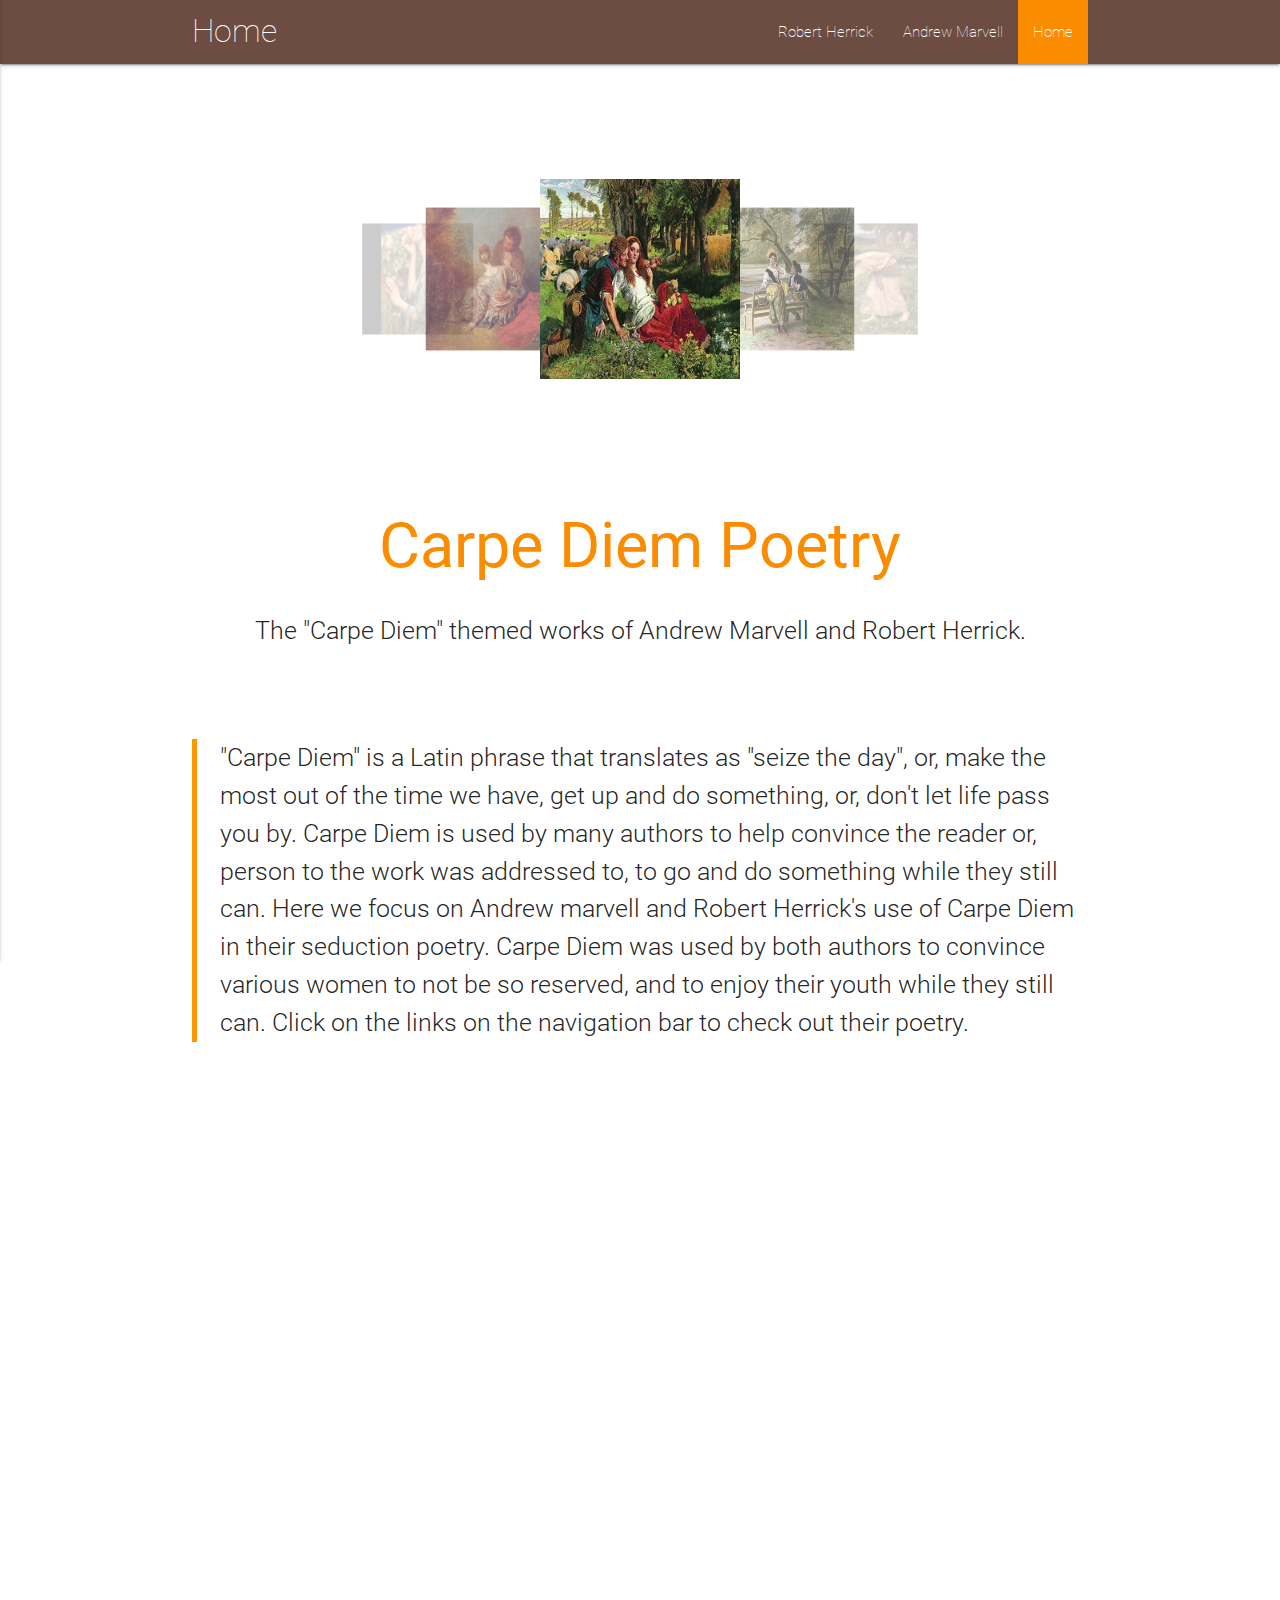
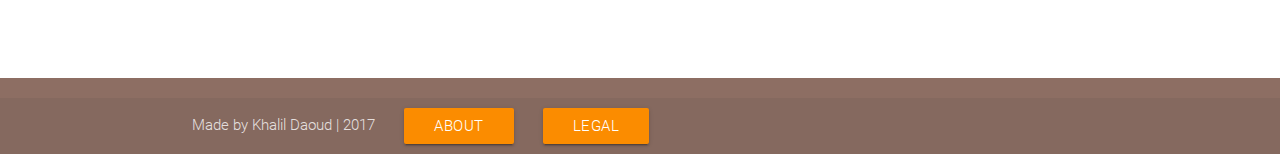
<file: index.html>
<!DOCTYPE html>
<html lang="en">
<head>
  <meta http-equiv="refresh" content="0; url=home/index.html" />
  <title>Loading...</title>
</head>

  <!--  Scripts-->
  <script src="https://code.jquery.com/jquery-2.1.1.min.js"></script>
  <script type="text/javascript"> window.location.href = "home/index.html"</script>

  </body>
</html>
</file>
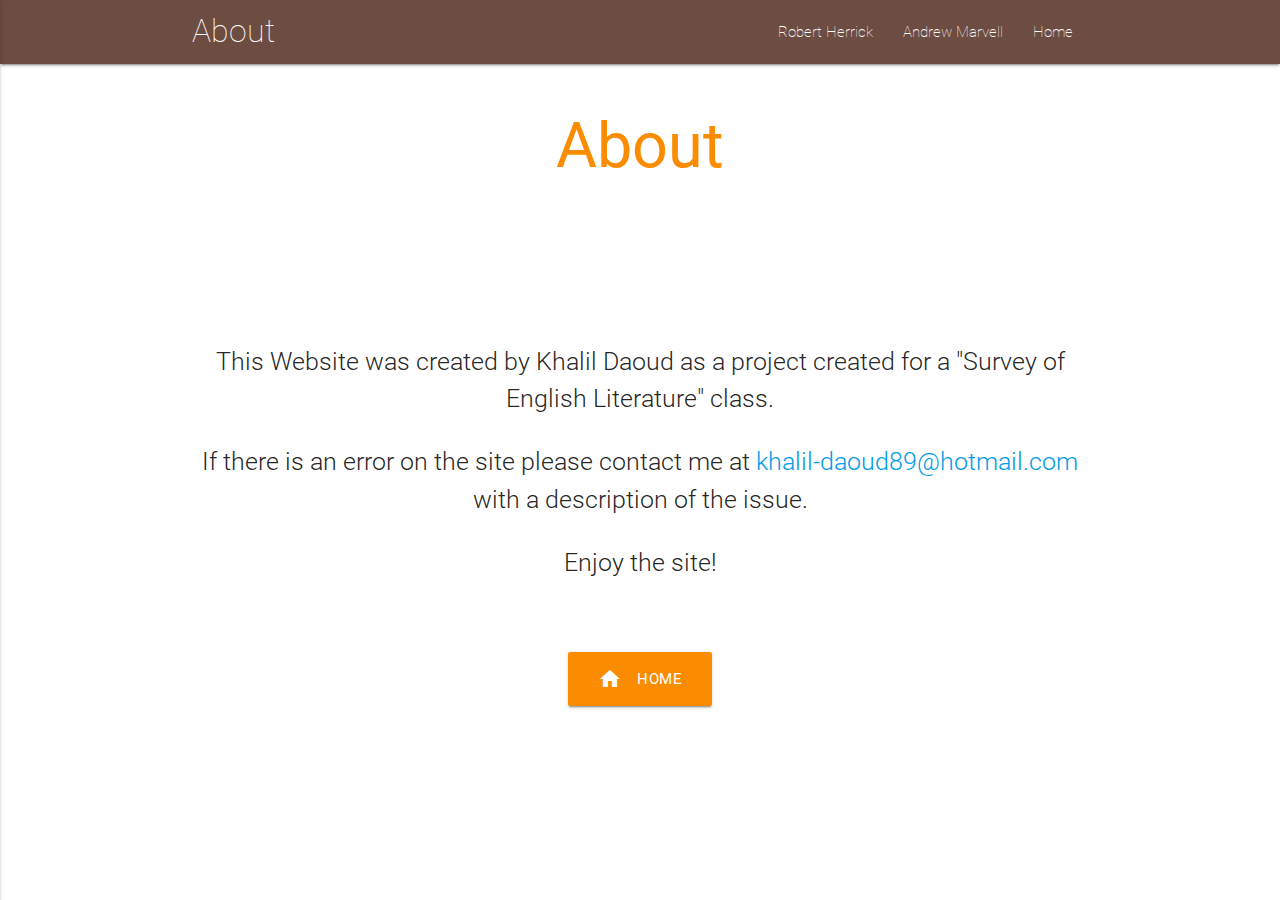
<file: about/index.html>
<!DOCTYPE html>
<html lang="en">
<head>
  <meta name="theme-color" content="#40241a" />
  <meta http-equiv="Content-Type" content="text/html; charset=UTF-8"/>
  <meta name="viewport" content="width=device-width, initial-scale=1, maximum-scale=1.0"/>
  <link rel='shortcut icon' type='image/png' href='file:///C:/Users/khalil/Desktop/englishsite/favicon.png' />
  <title>Carpe Diem Poetry</title>

  <!-- CSS  -->
  <link href="https://fonts.googleapis.com/icon?family=Material+Icons" rel="stylesheet">
  <link href="../css/materialize.css" type="text/css" rel="stylesheet" media="screen,projection"/>
  <link href="../css/style.css" type="text/css" rel="stylesheet" media="screen,projection"/>
</head>
<body>
  <nav class="brown darken-1" role="navigation">
    <div class="nav-wrapper container thin-font"><a id="logo-container" href="#" class="brand-logo">About</a>
      <ul class="right hide-on-med-and-down">
		<li><a href="../herrick/index.html">Robert Herrick</a></li>
		<li><a href="../marvell/index.html">Andrew Marvell</a></li>
		<li><a href="../home/index.html">Home</a></li>
      </ul>
	  	 <ul id="nav-mobile" class="side-nav">
		<li><a href="../home/index.html"><i class="material-icons">home</i>Home</a></li>
		<li><a href="../marvell/index.html"><i class="material-icons">turned_in_not</i> Andrew Marvell</a></li>
		<li><a href="../herrick/index.html"><i class="material-icons">turned_in_not</i>Robert Herrick</a></li>
      </ul>
      <a href="#" data-activates="nav-mobile" class="button-collapse"><i class="material-icons orange-text text-darken-1">menu</i></a>
    </div>
  </nav>
  <div class="section no-pad-bot" id="index-banner">
    <div class="container">
      <h1 class="header center orange-text text-darken-1">About</h1>
      <br><br>

	  <br><br><br>
    </div>
  </div>

  <div class="container">
	<div class="center">
    <p class="flow-text">This Website was created by Khalil Daoud as a project created for a "Survey of English Literature" class.</p>
	<p class="flow-text">If there is an error on the site please contact me at <a>khalil-daoud89@hotmail.com</a> with a description of the issue.</p>
	<p class="flow-text">Enjoy the site!</p>
	</div>
    <br><br>
	<div class="center">
	<a class="orange darken-1 waves-effect waves-light btn-large" href="../home/index.html"><i class="material-icons left">home</i>HOME</a>
	</div>
	
  </div>

  <!--  Scripts-->
  <script src="https://code.jquery.com/jquery-2.1.1.min.js"></script>
  <script src="../js/materialize.js"></script>
  <script src="../js/init.js"></script>
  <script>$(document).ready(function(){
      $('.carousel').carousel();
    });
  </script>
  </body>
</html>
</file>
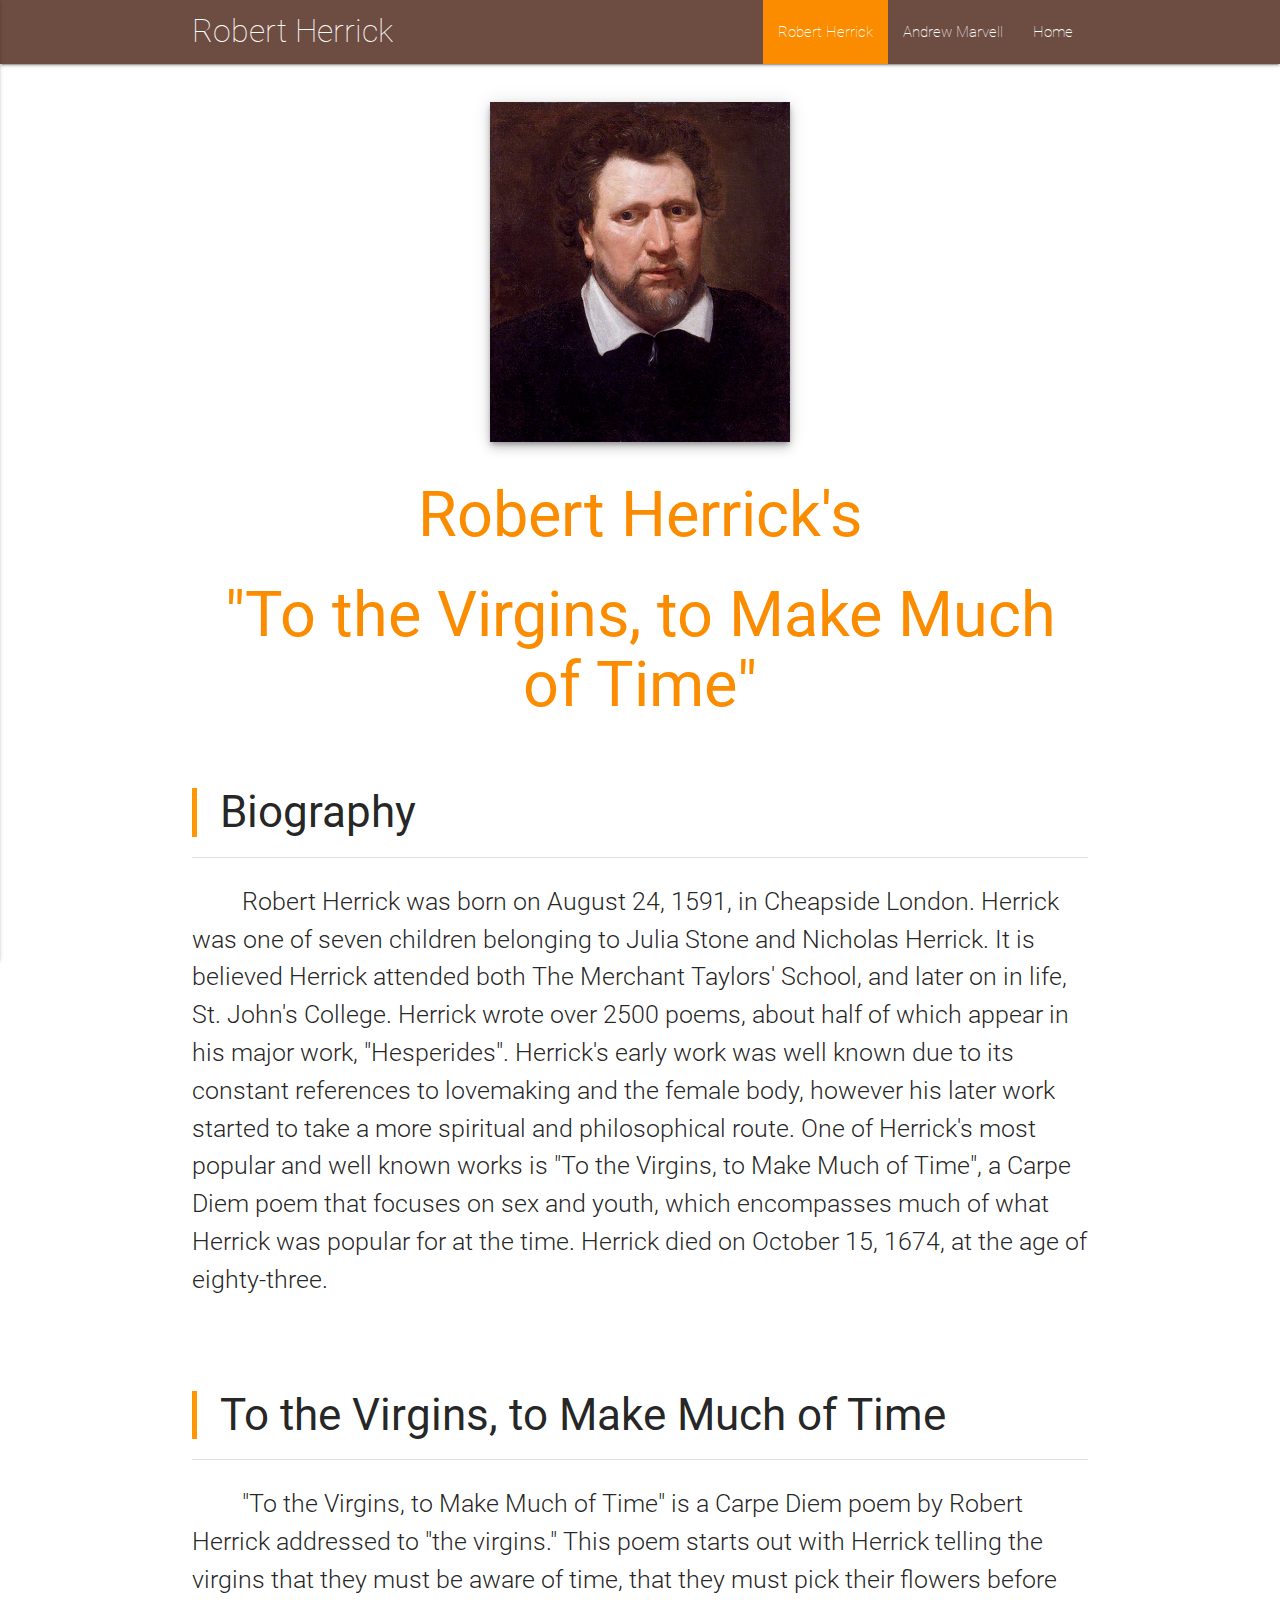
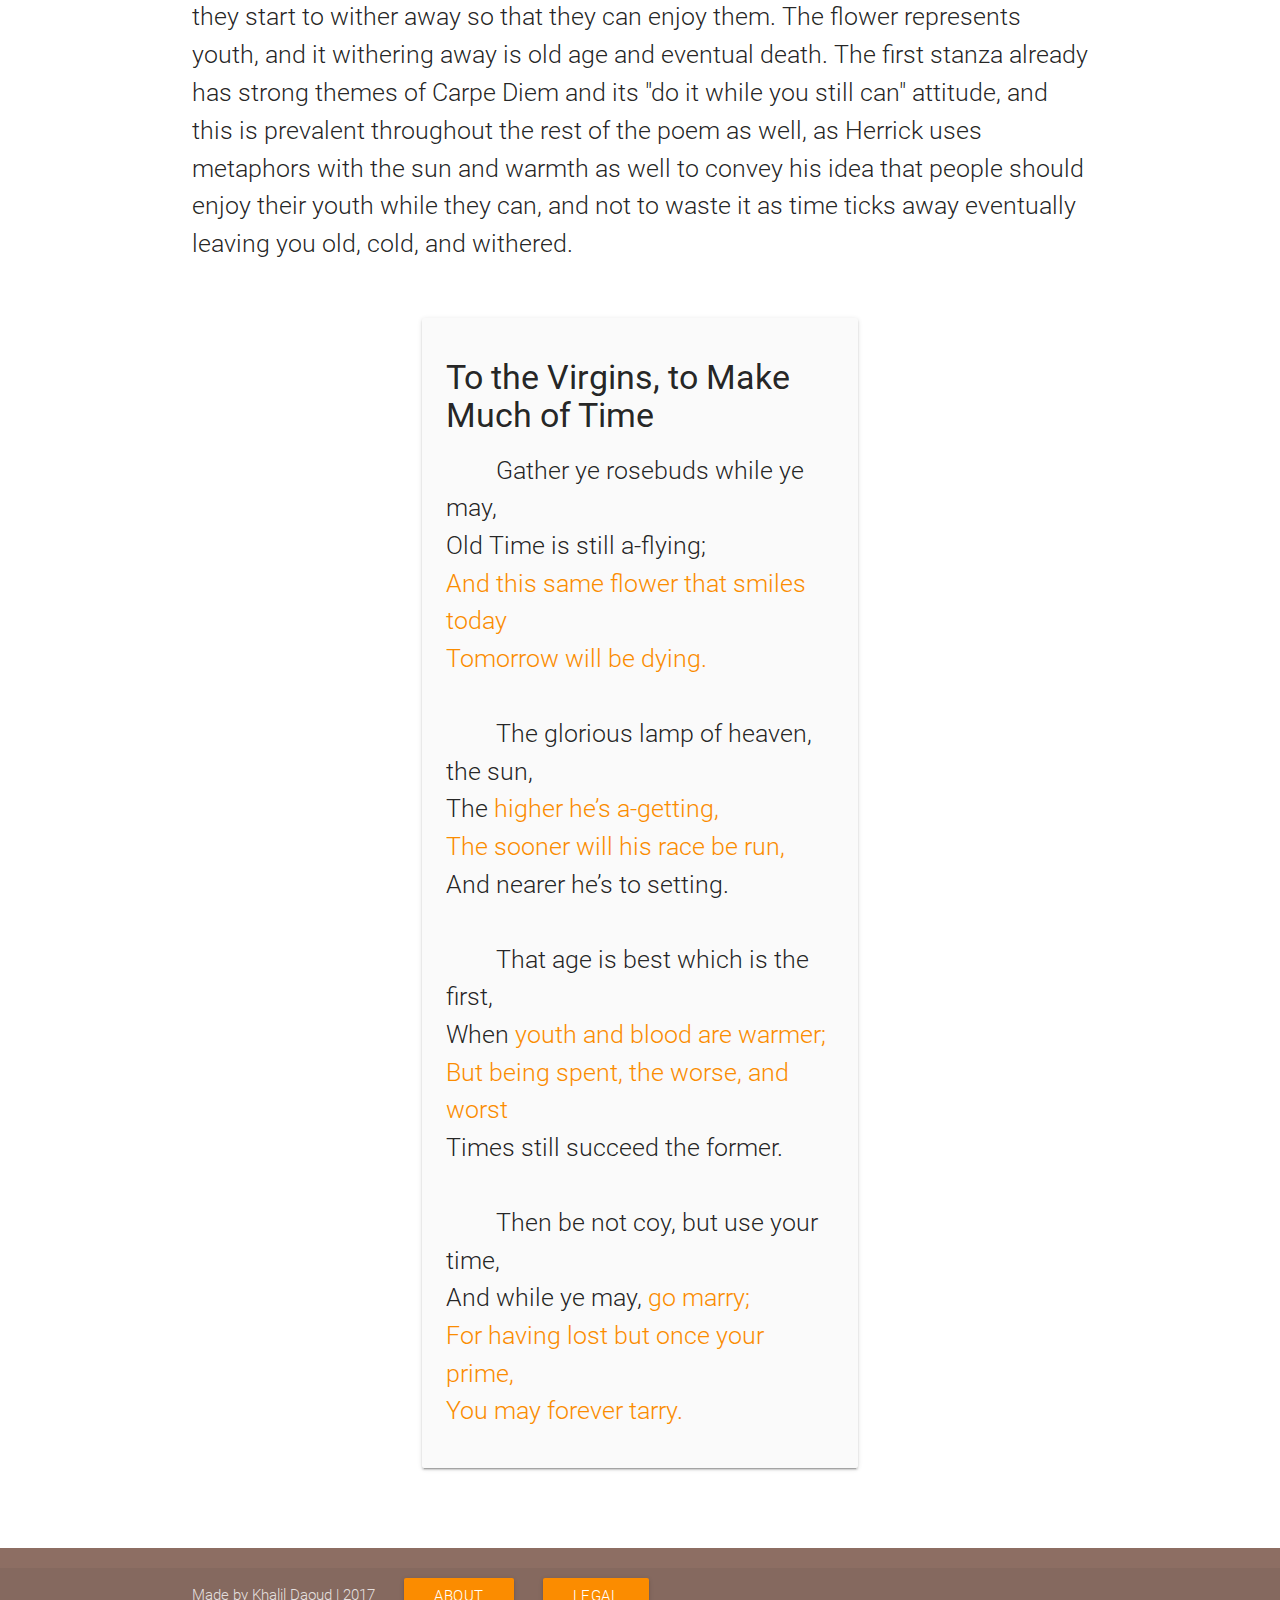
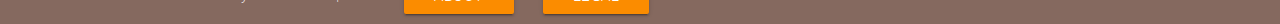
<file: herrick/index.html>
<!DOCTYPE html>
<html lang="en">
<head>
  <meta name="theme-color" content="#40241a" />
  <meta http-equiv="Content-Type" content="text/html; charset=UTF-8"/>
  <meta name="viewport" content="width=device-width, initial-scale=1, maximum-scale=1.0"/>
  <link rel='shortcut icon' type='image/png' href='file:///C:/Users/khalil/Desktop/englishsite/favicon.png' />
  <title>Carpe Diem Poetry</title>

  <!-- CSS  -->
  <link href="https://fonts.googleapis.com/icon?family=Material+Icons" rel="stylesheet">
  <link href="../css/materialize.css" type="text/css" rel="stylesheet" media="screen,projection"/>
  <link href="../css/style.css" type="text/css" rel="stylesheet" media="screen,projection"/>
</head>
<body>
  <nav class="brown darken-1" role="navigation">
    <div class="nav-wrapper container thin-font">
	<a id="logo-container" href="#" class="brand-logo hide-on-small-only">Robert Herrick</a>
	<a id="logo-container" href="#" class="brand-logo hide-on-med-and-up">Herrick</a>
      <ul class="right hide-on-med-and-down">
		<li class="orange darken-1"><a href="../herrick/index.html">Robert Herrick</a></li>
		<li><a href="../marvell/index.html">Andrew Marvell</a></li>
		<li><a href="../home/index.html">Home</a></li>
      </ul>
	  	 <ul id="nav-mobile" class="side-nav">
		<li><a href="../home/index.html"><i class="material-icons">home</i>Home</a></li>
		<li><a href="../marvell/index.html"><i class="material-icons">turned_in_not</i> Andrew Marvell</a></li>
		<li class="active"><a href="../herrick/index.html"><i class="material-icons">turned_in_not</i>Robert Herrick</a></li>
      </ul>
      <a href="#" data-activates="nav-mobile" class="button-collapse"><i class="material-icons orange-text text-darken-1">menu</i></a>
    </div>
  </nav>
  <div class="section no-pad-bot" id="index-banner">
    <div class="container">
	
	<br>
	<div class="center">
	<img class="responsive-img z-depth-3" src="herrick.png">
	</div>
	
	<h1 class="header center orange-text text-darken-1">Robert Herrick's</h1>
	<h1 class="header center orange-text text-darken-1">"To the Virgins, to Make Much of Time"</h1>
	<br>
	
	<blockquote class="flow-text">
	<h3>Biography</h3>
	</blockquote>
	<div class="divider"></div>

	<p class="flow-text" style="text-indent:50px;">
	Robert Herrick was born on August 24, 1591, in Cheapside London. Herrick was one of seven children 
	belonging to Julia Stone and Nicholas Herrick. It is believed Herrick attended both The Merchant Taylors'
	School, and later on in life, St. John's College. Herrick wrote over 2500 poems, about half of which appear in 
	his major work, "Hesperides". Herrick's early work was well known due to its constant references to lovemaking
	and the female body, however his later work started to take a more spiritual and philosophical route. One
	of Herrick's most popular and well known works is "To the Virgins, to Make Much of Time", a Carpe Diem poem
	that focuses on sex and youth, which encompasses much of what Herrick was popular for at the time. Herrick died 
	on October 15, 1674, at the age of eighty-three.
    </p>
	<br><br>
	<blockquote class="flow-text">
	<h3>To the Virgins, to Make Much of Time</h3>
	</blockquote>
	<div class="divider"></div>

	<p class="flow-text" style="text-indent:50px;">
		"To the Virgins, to Make Much of Time" is a Carpe Diem poem by Robert Herrick addressed to "the virgins."
	This poem starts out with Herrick telling the virgins that they must be aware of time, that they must pick
	their flowers before they start to wither away so that they can enjoy them. The flower represents youth,
	and it withering away is old age and eventual death. The first stanza already has strong themes of Carpe Diem
	and its "do it while you still can" attitude, and this is prevalent throughout the rest of the poem as well,
	as Herrick uses metaphors with the sun and warmth as well to convey his idea that people should enjoy their
	youth while they can, and not to waste it as time ticks away eventually leaving you old, cold, and withered.
    </p>
<br>
<div class="row hide-on-large-only">
        <div class="col s12 m12">
          <div class="card grey lighten-5">
            <div class="card-content">
              <span class="card-title"><h4>To the Virgins, to Make Much of Time<h4/></span>
<p class="flow-text" style="text-indent:50px;">
Gather ye rosebuds while ye may,</br>
   Old Time is still a-flying;</br>
<a class="orange-text text-darken-1 tooltipped" data-position="bottom" data-delay="50" data-tooltip="The young and beautiful person you are today, won't be here tomorrow">And this same flower that smiles today</br>
   Tomorrow will be dying.</a></p><br>

<p class="flow-text" style="text-indent:50px;">The glorious lamp of heaven, the sun, </br>
   The <a class="orange-text text-darken-1 tooltipped" data-position="bottom" data-delay="50" data-tooltip="The sun setting being a race is used to show how fast time can pass">higher he’s a-getting,</br>
The sooner will his race be run,</a></br>
   And nearer he’s to setting.</p><br>

<p class="flow-text" style="text-indent:50px;">That age is best which is the first,</br>
   When <a class="orange-text text-darken-1 tooltipped" data-position="bottom" data-delay="50" data-tooltip="Make the best use of your time while you are young">youth and blood are warmer;</br>
But being spent, the worse, and worst</a></br>
   Times still succeed the former.</p><br>

<p class="flow-text" style="text-indent:50px;">Then be not coy, but use your time,</br>
   And while ye may,<a class="orange-text text-darken-1 tooltipped" data-position="bottom" data-delay="50" data-tooltip="So while you still can go and marry, before you grow old and regretful"> go marry;</br>
For having lost but once your prime,</br>
   You may forever tarry.</a>
</p>
            </div>
          </div>
        </div>
      </div>
	  
<div class="row hide-on-med-and-down">
        <div class="col l6 offset-l3">
          <div class="card grey lighten-5">
            <div class="card-content">
              <span class="card-title"><h4>To the Virgins, to Make Much of Time<h4/></span>
<p class="flow-text" style="text-indent:50px;">
Gather ye rosebuds while ye may,</br>
   Old Time is still a-flying;</br>
<a class="orange-text text-darken-1 tooltipped" id="staggered-test" data-position="right" data-delay="50" data-tooltip="The young and beautiful person you are today, won't be here tomorrow">And this same flower that smiles today</br>
   Tomorrow will be dying.</a></p><br>

<p class="flow-text" style="text-indent:50px;">The glorious lamp of heaven, the sun, </br>
   The <a class="orange-text text-darken-1 tooltipped" data-position="right" data-delay="50" data-tooltip="The sun setting being a race is used to show how fast time can pass">higher he’s a-getting,</br>
The sooner will his race be run,</a></br>
   And nearer he’s to setting.</p><br>

<p class="flow-text" style="text-indent:50px;">That age is best which is the first,</br>
   When <a class="orange-text text-darken-1 tooltipped" data-position="right" data-delay="50" data-tooltip="Make the best use of your time while you are young">youth and blood are warmer;</br>
But being spent, the worse, and worst</a></br>
   Times still succeed the former.</p><br>

<p class="flow-text" style="text-indent:50px;">Then be not coy, but use your time,</br>
   And while ye may,<a class="orange-text text-darken-1 tooltipped" data-position="right" data-delay="50" data-tooltip="So while you still can go and marry, before you grow old and regretful"> go marry;</br>
For having lost but once your prime,</br>
   You may forever tarry.</a>
</p>
            </div>
          </div>
        </div>
      </div>

    </div>
  </div>
  <div class="container">
    
    <br><br>
  </div>

  <footer class="page-footer brown lighten-1">
    <div class="footer-copyright">
      <div class="container">
	  <div class="hide-on-small-only">
      Made by Khalil Daoud | 2017
	  <a class="orange darken-1 waves-effect waves-light btn" style="margin-left:25px;" href="../about/index.html">ABOUT</a>
	  <a class="orange darken-1 waves-effect waves-light btn" style="margin-left:25px;" href="../legal/index.html">LEGAL</a>
	  </div>
	  <div class="hide-on-med-and-up center">
	  Made by Khalil Daoud | 2017
	  </br>
	  <a class="orange darken-1 waves-effect waves-light btn" style="margin-top:8px;" href="../about/index.html">ABOUT</a>
	  <a class="orange darken-1 waves-effect waves-light btn" style="margin-left:25px; margin-top:8px;" href="../legal/index.html">LEGAL</a>
	  </div>
      </div>
    </div>
  </footer>


  <!--  Scripts-->
  <script src="https://code.jquery.com/jquery-2.1.1.min.js"></script>
  <script src="../js/materialize.js"></script>
  <script src="../js/init.js"></script>
  <script>$(document).ready(function(){
      $('.carousel').carousel();
    });
  </script>
  <script>   var options = [
      {selector: '#staggered-test', offset: 50, callback: function(el) {
        Materialize.toast("Hover over the highlighted text", 5000 );
      } }
    ];
    Materialize.scrollFire(options);
  </script>
  </body>
</html>
</file>
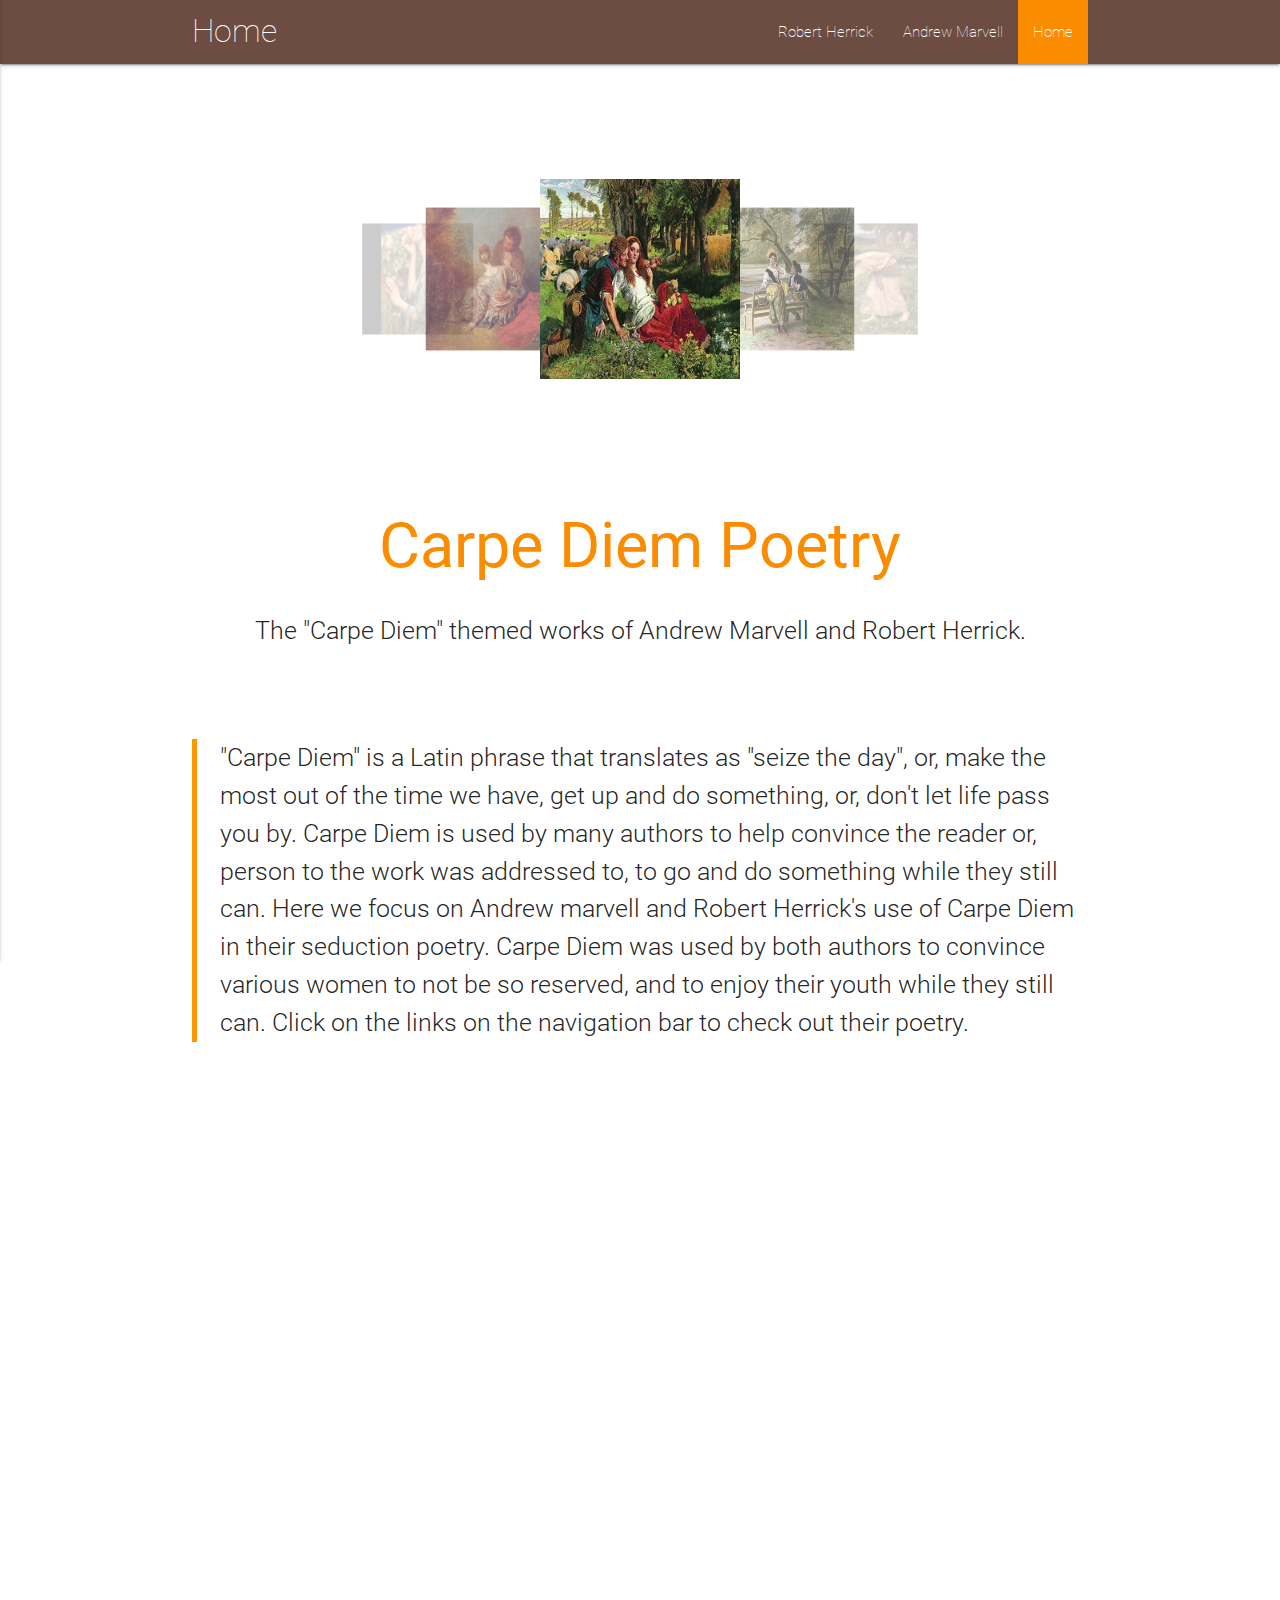
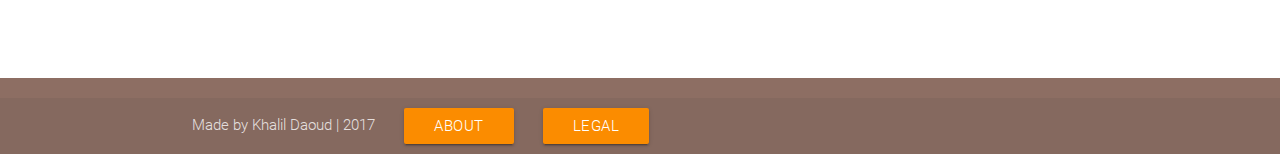
<file: home/index.html>
<!DOCTYPE html>
<html lang="en">
<head>
  <meta name="theme-color" content="#40241a" />
  <meta http-equiv="Content-Type" content="text/html; charset=UTF-8"/>
  <meta name="viewport" content="width=device-width, initial-scale=1, maximum-scale=1.0"/>
  <link rel='shortcut icon' type='image/png' href='file:///C:/Users/khalil/Desktop/englishsite/favicon.png' />
  <title>Carpe Diem Poetry</title>

  <!-- CSS  -->
  <link href="https://fonts.googleapis.com/icon?family=Material+Icons" rel="stylesheet">
  <link href="../css/materialize.css" type="text/css" rel="stylesheet" media="screen,projection"/>
  <link href="../css/style.css" type="text/css" rel="stylesheet" media="screen,projection"/>
</head>
<body>
  <nav class="brown darken-1" role="navigation">
    <div class="nav-wrapper container thin-font"><a id="logo-container" href="#" class="brand-logo">Home</a>
      <ul class="right hide-on-med-and-down">
		<li><a href="../herrick/index.html">Robert Herrick</a></li>
		<li><a href="../marvell/index.html">Andrew Marvell</a></li>
		<li class="orange darken-1"><a href="../home/index.html">Home</a></li>
      </ul>
	  	 <ul id="nav-mobile" class="side-nav">
		<li class="active"><a href="../home/index.html"><i class="material-icons">home</i>Home</a></li>
		<li><a href="../marvell/index.html"><i class="material-icons">turned_in_not</i> Andrew Marvell</a></li>
		<li><a href="../herrick/index.html"><i class="material-icons">turned_in_not</i>Robert Herrick</a></li>
      </ul>
      <a href="#" data-activates="nav-mobile" class="button-collapse"><i class="material-icons orange-text text-darken-1">menu</i></a>
    </div>
  </nav>
  <div class="section no-pad-bot" id="index-banner">
    <div class="container">
  <div class="carousel">
    <a class="carousel-item" href="#one!"><img src="carpediem3.jpg"></a>
    <a class="carousel-item" href="#two!"><img src="carpediem4.jpg"></a>
    <a class="carousel-item" href="#three!"><img src="carpediem2.jpg"></a>
    <a class="carousel-item" href="#four!"><img src="carpediem1.jpg"></a>
    <a class="carousel-item" href="#five!"><img src="carpediem5.jpg"></a>
  </div>
      <h1 class="header center orange-text text-darken-1">Carpe Diem Poetry</h1>
      <div class="row center">
        <h5 class="header col s12 light">The "Carpe Diem" themed works of Andrew Marvell and Robert Herrick.</h5>
      </div>
      <br><br>
	  <blockquote class="flow-text">
	  "Carpe Diem" is a Latin phrase that translates as "seize the day", or, make the most out of the time we have, get up and do something, or, don't let life pass you by. Carpe Diem
	  is used by many authors to help convince the reader or, person to the work was addressed to, to go and do something while they still can. Here we focus on Andrew marvell and Robert 
	  Herrick's use of Carpe Diem in their seduction poetry. Carpe Diem was used by both authors to convince various women to not be so reserved, and to enjoy their youth while they still
	  can. Click on the links on the navigation bar to check out their poetry.
	  </blockquote>
	  <br><br><br>
	   <div class="video-container">
        <iframe width="853" height="480" src="https://www.youtube.com/embed/xSc9bwIFF6s" frameborder="0" allowfullscreen></iframe>
      </div>
    </div>
  </div>


  <div class="container">
    
    <br><br>
  </div>

  <footer class="page-footer brown lighten-1">
    <div class="footer-copyright">
      <div class="container">
	  <div class="hide-on-small-only">
      Made by Khalil Daoud | 2017
	  <a class="orange darken-1 waves-effect waves-light btn" style="margin-left:25px;" href="../about/index.html">ABOUT</a>
	  <a class="orange darken-1 waves-effect waves-light btn" style="margin-left:25px;" href="../legal/index.html">LEGAL</a>
	  </div>
	  <div class="hide-on-med-and-up center">
	  Made by Khalil Daoud | 2017
	  </br>
	  <a class="orange darken-1 waves-effect waves-light btn" style="margin-top:8px;" href="../about/index.html">ABOUT</a>
	  <a class="orange darken-1 waves-effect waves-light btn" style="margin-left:25px; margin-top:8px;" href="../legal/index.html">LEGAL</a>
	  </div>
      </div>
    </div>
  </footer>


  <!--  Scripts-->
  <script src="https://code.jquery.com/jquery-2.1.1.min.js"></script>
  <script src="../js/materialize.js"></script>
  <script src="../js/init.js"></script>
  <script>$(document).ready(function(){
      $('.carousel').carousel();
    });
  </script>
  </body>
</html>
</file>
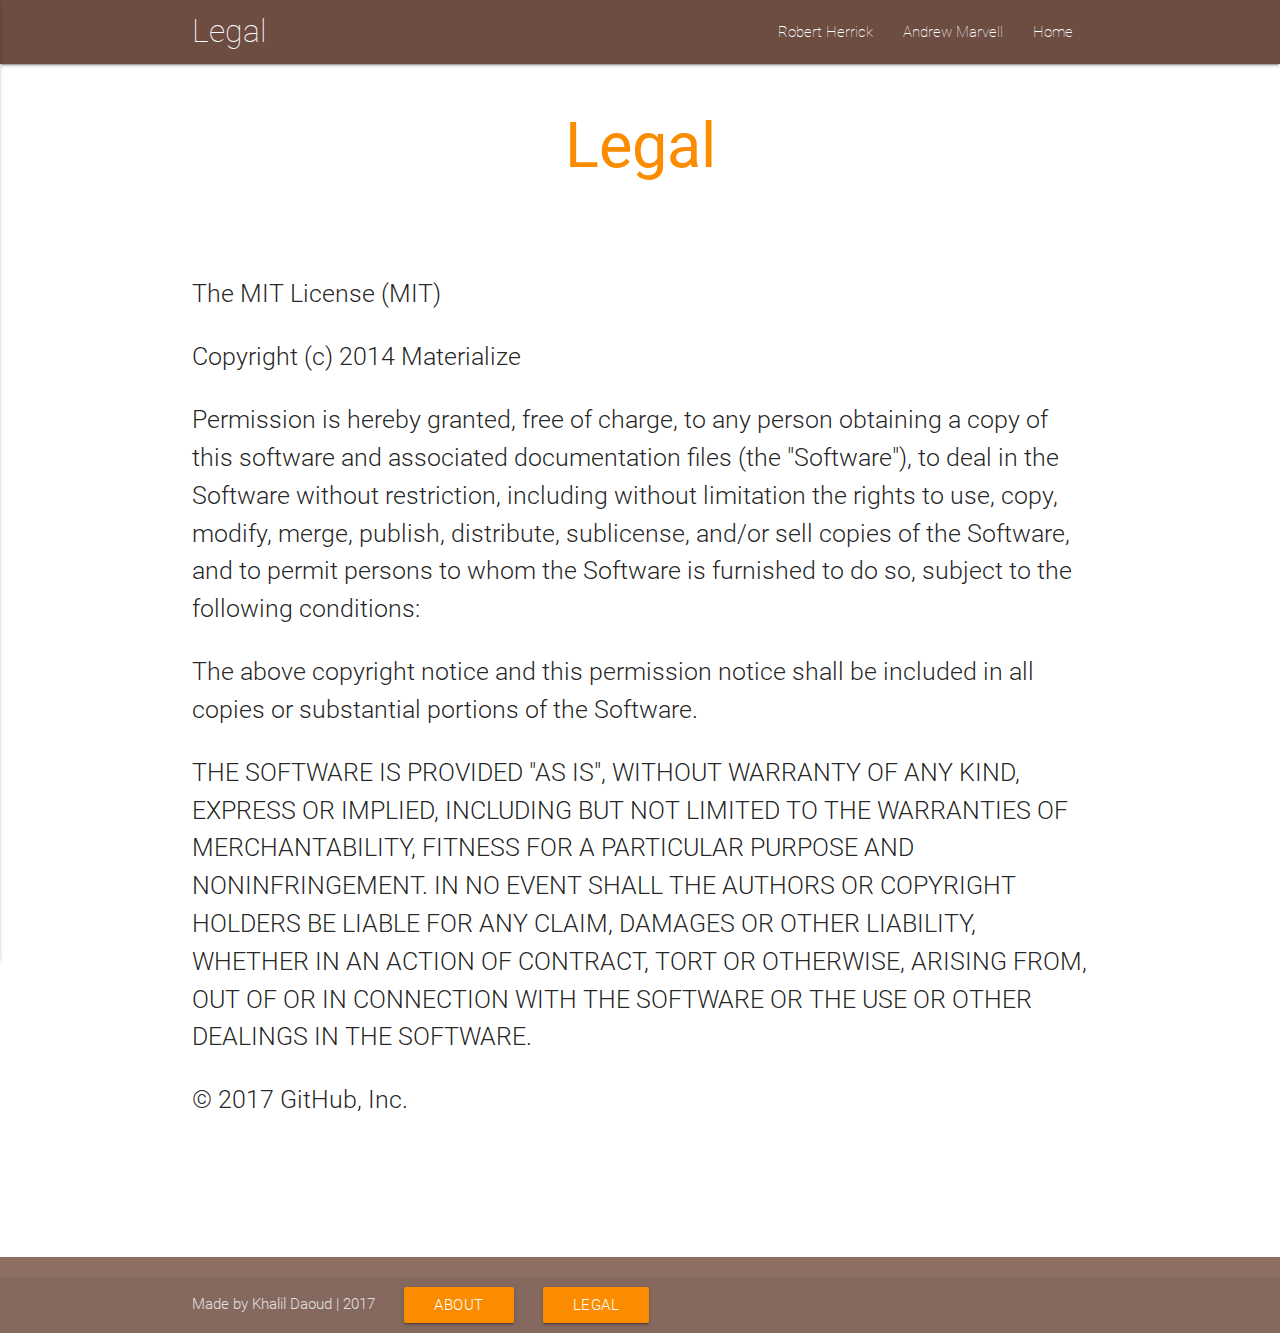
<file: legal/index.html>
<!DOCTYPE html>
<html lang="en">
<head>
  <meta name="theme-color" content="#40241a" />
  <meta http-equiv="Content-Type" content="text/html; charset=UTF-8"/>
  <meta name="viewport" content="width=device-width, initial-scale=1, maximum-scale=1.0"/>
  <link rel='shortcut icon' type='image/png' href='file:///C:/Users/khalil/Desktop/englishsite/favicon.png' />
  <title>Carpe Diem Poetry</title>

  <!-- CSS  -->
  <link href="https://fonts.googleapis.com/icon?family=Material+Icons" rel="stylesheet">
  <link href="../css/materialize.css" type="text/css" rel="stylesheet" media="screen,projection"/>
  <link href="../css/style.css" type="text/css" rel="stylesheet" media="screen,projection"/>
</head>
<body>
  <nav class="brown darken-1" role="navigation">
    <div class="nav-wrapper container thin-font"><a id="logo-container" href="#" class="brand-logo">Legal</a>
      <ul class="right hide-on-med-and-down">
		<li><a href="../herrick/index.html">Robert Herrick</a></li>
		<li><a href="../marvell/index.html">Andrew Marvell</a></li>
		<li><a href="../home/index.html">Home</a></li>
      </ul>
	  	 <ul id="nav-mobile" class="side-nav">
		<li><a href="../home/index.html"><i class="material-icons">home</i>Home</a></li>
		<li><a href="../marvell/index.html"><i class="material-icons">turned_in_not</i> Andrew Marvell</a></li>
		<li><a href="../herrick/index.html"><i class="material-icons">turned_in_not</i>Robert Herrick</a></li>
      </ul>
      <a href="#" data-activates="nav-mobile" class="button-collapse"><i class="material-icons orange-text text-darken-1">menu</i></a>
    </div>
  </nav>
  <div class="section no-pad-bot" id="index-banner">
    <div class="container">
      <h1 class="header center orange-text text-darken-1">Legal</h1>
      <br><br>
<p class="flow-text">The MIT License (MIT)<br></p>

<p class="flow-text">Copyright (c) 2014 Materialize<br></p>

<p class="flow-text">Permission is hereby granted, free of charge, to any person obtaining a copy
of this software and associated documentation files (the "Software"), to deal
in the Software without restriction, including without limitation the rights
to use, copy, modify, merge, publish, distribute, sublicense, and/or sell
copies of the Software, and to permit persons to whom the Software is
furnished to do so, subject to the following conditions:</p>

<p class="flow-text">The above copyright notice and this permission notice shall be included in all
copies or substantial portions of the Software.</p>

<p class="flow-text">THE SOFTWARE IS PROVIDED "AS IS", WITHOUT WARRANTY OF ANY KIND, EXPRESS OR
IMPLIED, INCLUDING BUT NOT LIMITED TO THE WARRANTIES OF MERCHANTABILITY,
FITNESS FOR A PARTICULAR PURPOSE AND NONINFRINGEMENT. IN NO EVENT SHALL THE
AUTHORS OR COPYRIGHT HOLDERS BE LIABLE FOR ANY CLAIM, DAMAGES OR OTHER
LIABILITY, WHETHER IN AN ACTION OF CONTRACT, TORT OR OTHERWISE, ARISING FROM,
OUT OF OR IN CONNECTION WITH THE SOFTWARE OR THE USE OR OTHER DEALINGS IN THE
SOFTWARE.</p>
<p class="flow-text">© 2017 GitHub, Inc.</p>
	  <br><br><br>
    </div>
  </div>


  <div class="container">
    
    <br><br>
  </div>

  <footer class="page-footer brown lighten-1">
    <div class="footer-copyright">
      <div class="container">
	  <div class="hide-on-small-only">
      Made by Khalil Daoud | 2017
	  <a class="orange darken-1 waves-effect waves-light btn" style="margin-left:25px;" href="../about/index.html">ABOUT</a>
	  <a class="orange darken-1 waves-effect waves-light btn" style="margin-left:25px;" href="../legal/index.html">LEGAL</a>
	  </div>
	  <div class="hide-on-med-and-up center">
	  Made by Khalil Daoud | 2017
	  </br>
	  <a class="orange darken-1 waves-effect waves-light btn" style="margin-top:8px;" href="../about/index.html">ABOUT</a>
	  <a class="orange darken-1 waves-effect waves-light btn" style="margin-left:25px; margin-top:8px;" href="../legal/index.html">LEGAL</a>
	  </div>
      </div>
    </div>
  </footer>


  <!--  Scripts-->
  <script src="https://code.jquery.com/jquery-2.1.1.min.js"></script>
  <script src="../js/materialize.js"></script>
  <script src="../js/init.js"></script>
  <script>$(document).ready(function(){
      $('.carousel').carousel();
    });
  </script>
  </body>
</html>
</file>
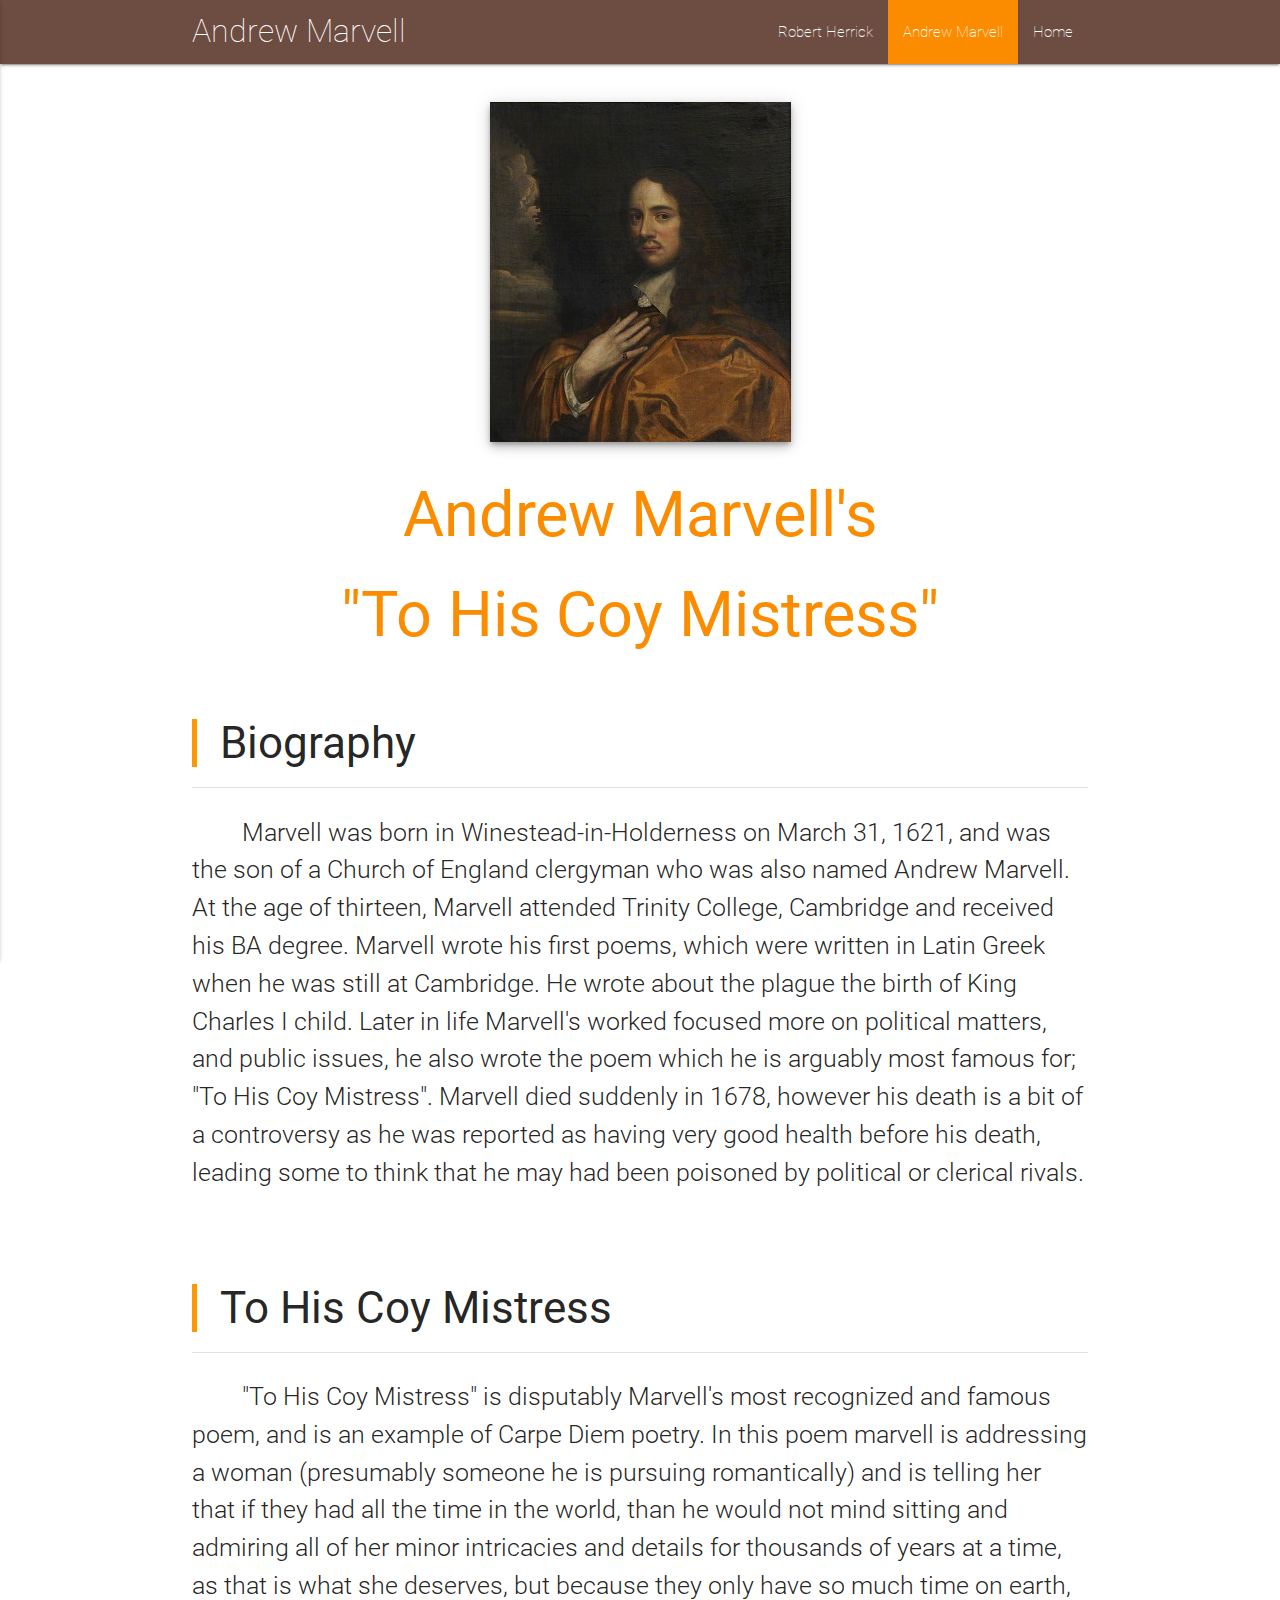
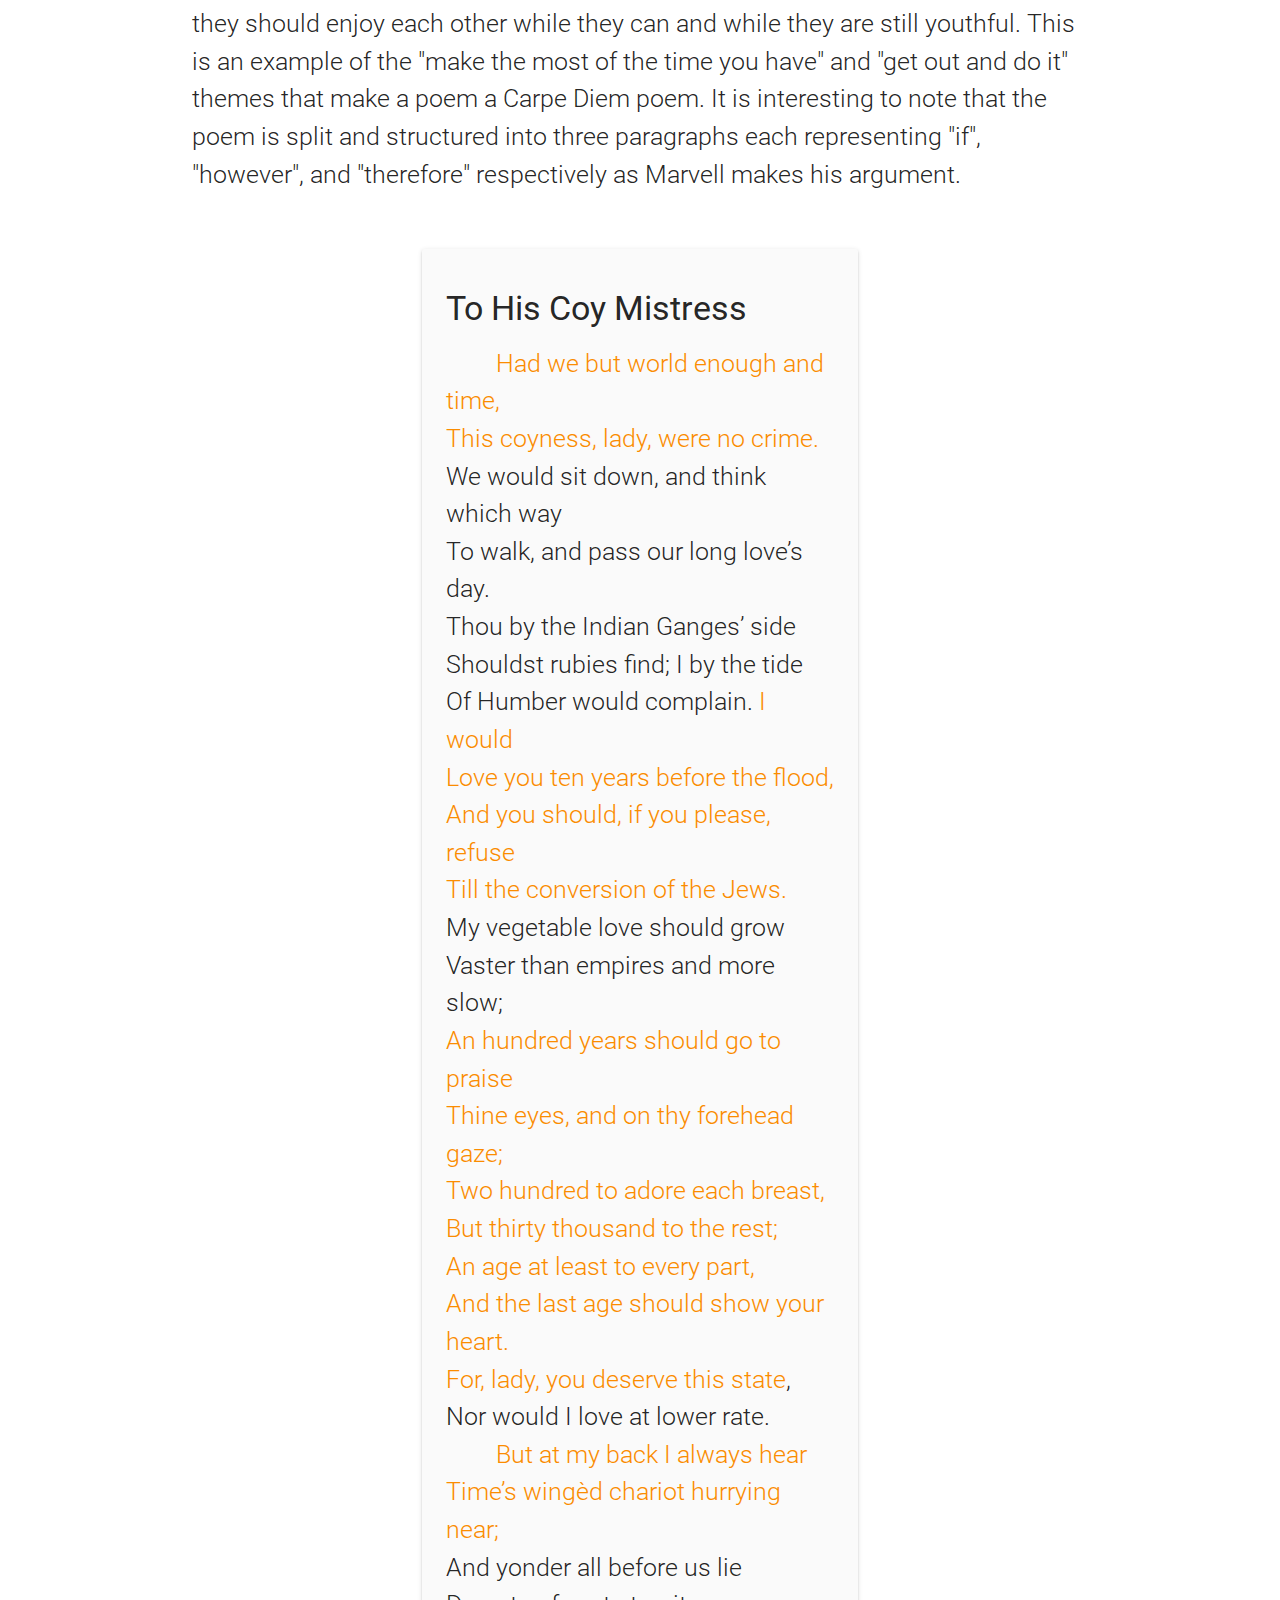
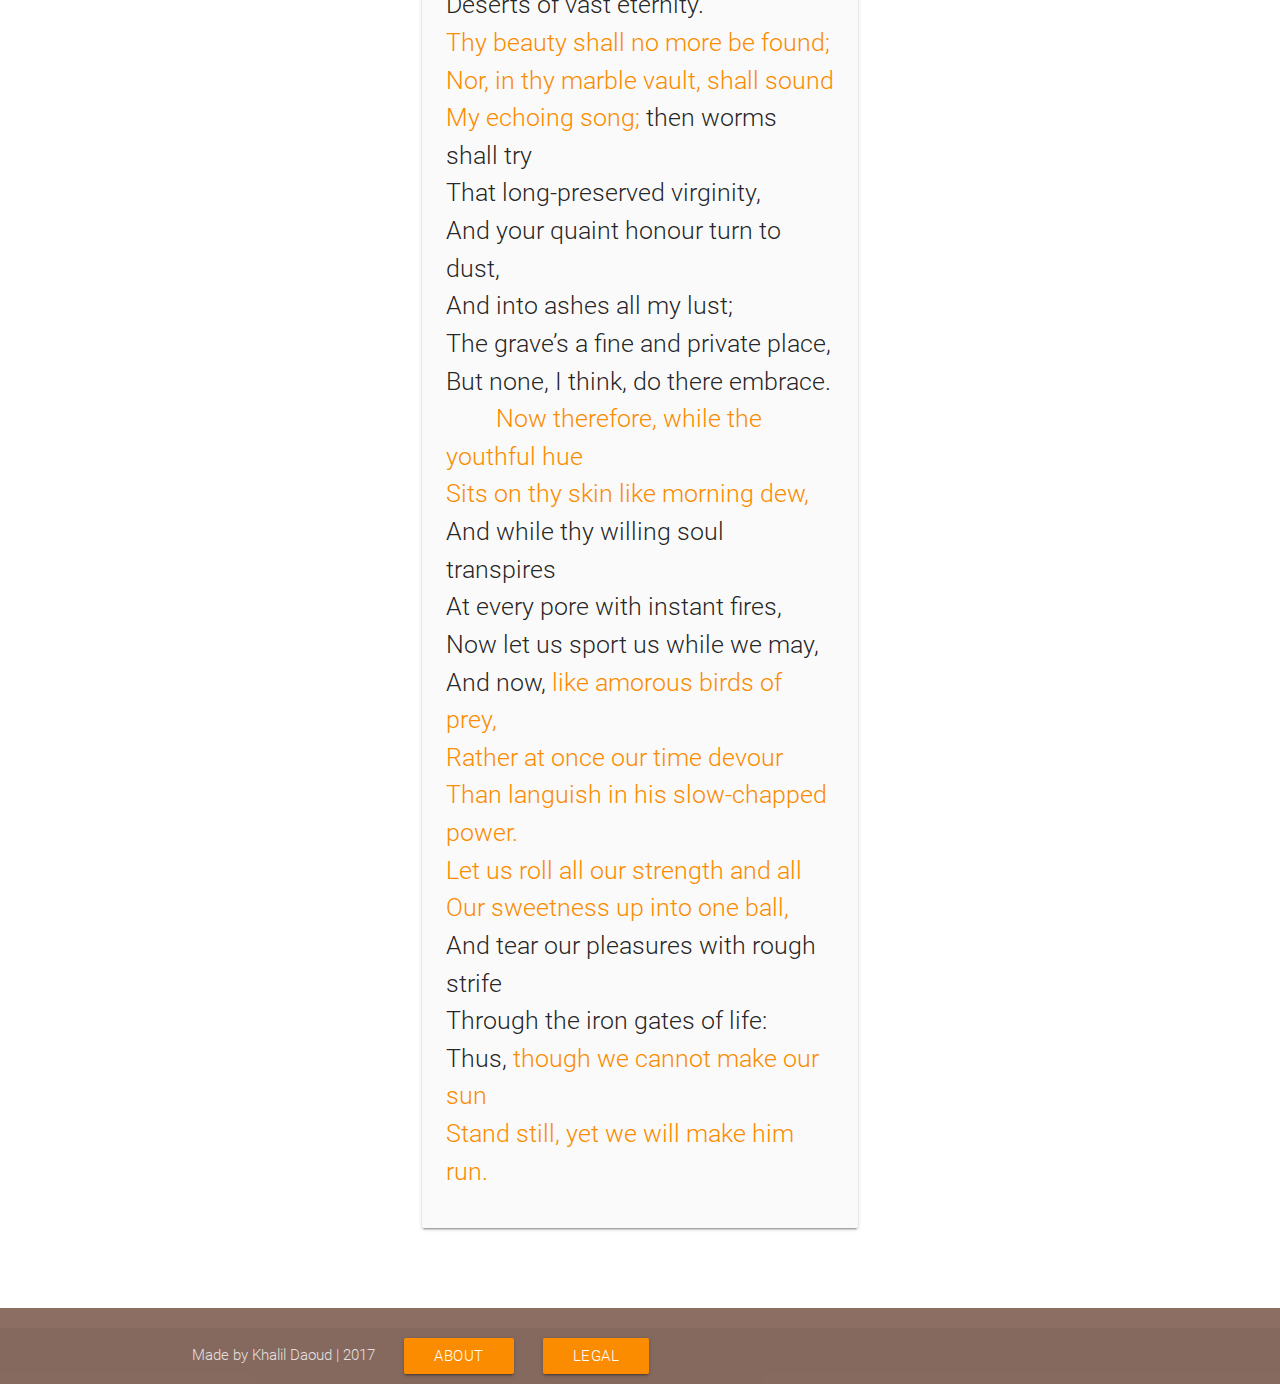
<file: marvell/index.html>
<!DOCTYPE html>
<html lang="en">
<head>
  <meta name="theme-color" content="#40241a" />
  <meta http-equiv="Content-Type" content="text/html; charset=UTF-8"/>
  <meta name="viewport" content="width=device-width, initial-scale=1, maximum-scale=1.0"/>
  <link rel='shortcut icon' type='image/png' href='file:///C:/Users/khalil/Desktop/englishsite/favicon.png' />
  <title>Carpe Diem Poetry</title>

  <!-- CSS  -->
  <link href="https://fonts.googleapis.com/icon?family=Material+Icons" rel="stylesheet">
  <link href="../css/materialize.css" type="text/css" rel="stylesheet" media="screen,projection"/>
  <link href="../css/style.css" type="text/css" rel="stylesheet" media="screen,projection"/>
</head>
<body>
  <nav class="brown darken-1" role="navigation">
    <div class="nav-wrapper container thin-font">
	<a id="logo-container" href="#" class="brand-logo hide-on-small-only">Andrew Marvell</a>
	<a id="logo-container" href="#" class="brand-logo hide-on-med-and-up">Marvell</a>
      <ul class="right hide-on-med-and-down">
		<li><a href="../herrick/index.html">Robert Herrick</a></li>
		<li class="orange darken-1"><a href="../marvell/index.html">Andrew Marvell</a></li>
		<li><a href="../home/index.html">Home</a></li>
      </ul>
	  	 <ul id="nav-mobile" class="side-nav">
		<li><a href="../home/index.html"><i class="material-icons">home</i>Home</a></li>
		<li class="active"><a href="../marvell/index.html"><i class="material-icons">turned_in_not</i> Andrew Marvell</a></li>
		<li><a href="../herrick/index.html"><i class="material-icons">turned_in_not</i>Robert Herrick</a></li>
      </ul>
      <a href="#" data-activates="nav-mobile" class="button-collapse"><i class="material-icons orange-text text-darken-1">menu</i></a>
    </div>
  </nav>
  <div class="section no-pad-bot" id="index-banner">
    <div class="container">
	
	<br>
	<div class="center">
	<img class="responsive-img z-depth-3" src="marvell.jpg">
	</div>
	
	<h1 class="header center orange-text text-darken-1">Andrew Marvell's</h1>
	<h1 class="header center orange-text text-darken-1">"To His Coy Mistress"</h1>
	<br>
	
	<blockquote class="flow-text">
	<h3>Biography</h3>
	</blockquote>
	<div class="divider"></div>
	
	<p class="flow-text" style="text-indent:50px;">
  Marvell was born in Winestead-in-Holderness on March 31, 1621, and was the son of a Church of England clergyman who was also named Andrew Marvell.
  At the age of thirteen, Marvell attended Trinity College, Cambridge and received his BA degree. Marvell wrote his first poems, which were written in Latin 
  Greek when he was still at Cambridge. He wrote about the plague the birth of King Charles I child. Later in life Marvell's worked focused more on political 
  matters, and public issues, he also wrote the poem which he is arguably most famous for; "To His Coy Mistress". Marvell died suddenly in 1678, however his death 
  is a bit of a controversy as he was reported as having very good health before his death, leading some to think that he may had been poisoned by political or clerical rivals.
    </p>
	<br><br>
	<blockquote class="flow-text">
	<h3>To His Coy Mistress</h3>
	</blockquote>
	<div class="divider"></div>
	
	<p class="flow-text" style="text-indent:50px;">
  "To His Coy Mistress" is disputably Marvell's most recognized and famous poem, and is an example of Carpe Diem poetry. In this poem marvell is addressing a woman (presumably someone he is pursuing romantically) and is
  telling her that if they had all the time in the world, than he would not mind sitting and admiring all of her minor intricacies and details for thousands of years at a time, as that is what she deserves, but because 
  they only have so much time on earth, they should enjoy each other while they can and while they are still youthful. This is an example of the "make the most of the time you have" and "get out and do it" themes that 
  make a poem a Carpe Diem poem. It is interesting to note that the poem is split and structured into three paragraphs each representing "if", "however", and "therefore" respectively as Marvell makes his argument.

    </p>
<br>
<div class="row hide-on-large-only">
        <div class="col s12 m12">
          <div class="card grey lighten-5">
            <div class="card-content">
              <span class="card-title"><h4>To His Coy Mistress<h4/></span>
<p class="flow-text" style="text-indent:50px;">
	<a class="orange-text text-darken-1 tooltipped" data-position="bottom" data-delay="50" data-tooltip="Marvell would not mind her coyness if they had all the time in the world">Had we but world enough and time, </br>
This coyness, lady, were no crime.</a> </br>
We would sit down, and think which way </br>
To walk, and pass our long love’s day. </br>
Thou by the Indian Ganges’ side </br>
Shouldst rubies find; I by the tide </br>
Of Humber would complain.<a class="orange-text text-darken-1 tooltipped" data-position="bottom" data-delay="50" data-tooltip="From before the great flood to the day of judgement, both are events in the Christian Bible"> I would </br>
Love you ten years before the flood, </br>
And you should, if you please, refuse </br>
Till the conversion of the Jews.</a> </br>
My vegetable love should grow </br>
Vaster than empires and more slow;</br> 
<a class="orange-text text-darken-1 tooltipped" data-position="bottom" data-delay="50" data-tooltip="Marvell explains that if time was not an issue, he would dedicate thousands of years to admiring the woman">An hundred years should go to praise </br>
Thine eyes, and on thy forehead gaze; </br>
Two hundred to adore each breast, </br>
But thirty thousand to the rest; </br>
An age at least to every part, </br>
And the last age should show your heart. </br>
For, lady, you deserve this state</a>, </br>
Nor would I love at lower rate.</p>
    <p class="flow-text" style="text-indent:50px;">
	<a class="orange-text text-darken-1 tooltipped" data-position="bottom" data-delay="50" data-tooltip="But this cannot happen as time is ticking away">But at my back I always hear </br>
Time’s wingèd chariot hurrying near;</a></br>
And yonder all before us lie </br>
Deserts of vast eternity. </br>
<a class="orange-text text-darken-1 tooltipped" data-position="bottom" data-delay="50" data-tooltip="Marvell explains that her beauty will eventually fade">Thy beauty shall no more be found; </br>
Nor, in thy marble vault, shall sound </br>
My echoing song;</a> then worms shall try </br>
That long-preserved virginity, </br>
And your quaint honour turn to dust, </br>
And into ashes all my lust; </br>
The grave’s a fine and private place, </br> 
But none, I think, do there embrace.</p>
<p class="flow-text" style="text-indent:50px;">
       <a class="orange-text text-darken-1 tooltipped" data-position="bottom" data-delay="50" data-tooltip="Marvell is saying that while we are youthful and still able, we should have sex.">Now therefore, while the youthful hue </br>
Sits on thy skin like morning dew,</a> </br>
And while thy willing soul transpires</a> </br>
At every pore with instant fires, </br>
Now let us sport us while we may, </br>
And now, <a class="orange-text text-darken-1 tooltipped" data-position="bottom" data-delay="50" data-tooltip="Marvell is describing having sex in these lines">like amorous birds of prey, </br>
Rather at once our time devour </br>
Than languish in his slow-chapped power. </br>
Let us roll all our strength and all </br>
Our sweetness up into one ball,</a> </br>
And tear our pleasures with rough strife </br>
Through the iron gates of life: </br>
Thus,<a class="orange-text text-darken-1 tooltipped" data-position="bottom" data-delay="50" data-tooltip="Instead of being chased by time, let us chase time instead"> though we cannot make our sun</br>
Stand still, yet we will make him run.</a></br>
</p>
            </div>
          </div>
        </div>
      </div>
	  
<div class="row hide-on-med-and-down">
        <div class="col l6 offset-l3">
          <div class="card grey lighten-5">
            <div class="card-content">
              <span class="card-title"><h4>To His Coy Mistress<h4/></span>
<p class="flow-text" style="text-indent:50px;">
	<a class="orange-text text-darken-1 tooltipped" id="staggered-test" data-position="right" data-delay="50" data-tooltip="Marvell would not mind her coyness if they had all the time in the world">Had we but world enough and time, </br>
This coyness, lady, were no crime.</a> </br>
We would sit down, and think which way </br>
To walk, and pass our long love’s day. </br>
Thou by the Indian Ganges’ side </br>
Shouldst rubies find; I by the tide </br>
Of Humber would complain.<a class="orange-text text-darken-1 tooltipped" data-position="right" data-delay="50" data-tooltip="From before the great flood to the day of judgement, both are events in the Christian Bible"> I would </br>
Love you ten years before the flood, </br>
And you should, if you please, refuse </br>
Till the conversion of the Jews.</a> </br>
My vegetable love should grow </br>
Vaster than empires and more slow;</br> 
<a class="orange-text text-darken-1 tooltipped" data-position="right" data-delay="50" data-tooltip="Marvell explains that if time was not an issue, he would dedicate thousands of years to admiring the woman">An hundred years should go to praise </br>
Thine eyes, and on thy forehead gaze; </br>
Two hundred to adore each breast, </br>
But thirty thousand to the rest; </br>
An age at least to every part, </br>
And the last age should show your heart. </br>
For, lady, you deserve this state</a>, </br>
Nor would I love at lower rate.</p>
    <p class="flow-text" style="text-indent:50px;">
	<a class="orange-text text-darken-1 tooltipped" data-position="right" data-delay="50" data-tooltip="But this cannot happen as time is ticking away">But at my back I always hear </br>
Time’s wingèd chariot hurrying near;</a></br>
And yonder all before us lie </br>
Deserts of vast eternity. </br>
<a class="orange-text text-darken-1 tooltipped" data-position="right" data-delay="50" data-tooltip="Marvell explains that her beauty will eventually fade">Thy beauty shall no more be found; </br>
Nor, in thy marble vault, shall sound </br>
My echoing song;</a> then worms shall try </br>
That long-preserved virginity, </br>
And your quaint honour turn to dust, </br>
And into ashes all my lust; </br>
The grave’s a fine and private place, </br> 
But none, I think, do there embrace.</p>
<p class="flow-text" style="text-indent:50px;">
       <a class="orange-text text-darken-1 tooltipped" data-position="right" data-delay="50" data-tooltip="Marvell is saying that while we are youthful and still able, we should have sex.">Now therefore, while the youthful hue </br>
Sits on thy skin like morning dew,</a> </br>
And while thy willing soul transpires</a> </br>
At every pore with instant fires, </br>
Now let us sport us while we may, </br>
And now, <a class="orange-text text-darken-1 tooltipped" data-position="right" data-delay="50" data-tooltip="Marvell is describing having sex in these lines">like amorous birds of prey, </br>
Rather at once our time devour </br>
Than languish in his slow-chapped power. </br>
Let us roll all our strength and all </br>
Our sweetness up into one ball,</a> </br>
And tear our pleasures with rough strife </br>
Through the iron gates of life: </br>
Thus,<a class="orange-text text-darken-1 tooltipped" data-position="right" data-delay="50" data-tooltip="Instead of being chased by time, let us chase time instead"> though we cannot make our sun</br>
Stand still, yet we will make him run.</a></br>
</p>
            </div>
          </div>
        </div>
      </div>

    </div>
  </div>
  <div class="container">
    
    <br><br>
  </div>

  <footer class="page-footer brown lighten-1">
    <div class="footer-copyright">
      <div class="container">
	  <div class="hide-on-small-only">
      Made by Khalil Daoud | 2017
	  <a class="orange darken-1 waves-effect waves-light btn" style="margin-left:25px;" href="../about/index.html">ABOUT</a>
	  <a class="orange darken-1 waves-effect waves-light btn" style="margin-left:25px;" href="../legal/index.html">LEGAL</a>
	  </div>
	  <div class="hide-on-med-and-up center">
	  Made by Khalil Daoud | 2017
	  </br>
	  <a class="orange darken-1 waves-effect waves-light btn" style="margin-top:8px;" href="../about/index.html">ABOUT</a>
	  <a class="orange darken-1 waves-effect waves-light btn" style="margin-left:25px; margin-top:8px;" href="../legal/index.html">LEGAL</a>
	  </div>
      </div>
    </div>
  </footer>


  <!--  Scripts-->
  <script src="https://code.jquery.com/jquery-2.1.1.min.js"></script>
  <script src="../js/materialize.js"></script>
  <script src="../js/init.js"></script>
  <script>$(document).ready(function(){
      $('.carousel').carousel();
    });
  </script>
  <script>   var options = [
      {selector: '#staggered-test', offset: 50, callback: function(el) {
        Materialize.toast("Hover over the highlighted text", 5000 );
      } }
    ];
    Materialize.scrollFire(options);
  </script>
  </body>
</html>
</file>
<file: css/style.css>
/* Custom Stylesheet */
/**
 * Use this file to override Materialize files so you can update
 * the core Materialize files in the future
 *
 * Made By MaterializeCSS.com
 */

.icon-block {
  padding: 0 15px;
}
.icon-block .material-icons {
	font-size: inherit;
}
.thin-font {
	 font-weight: 200;
}
</file>
